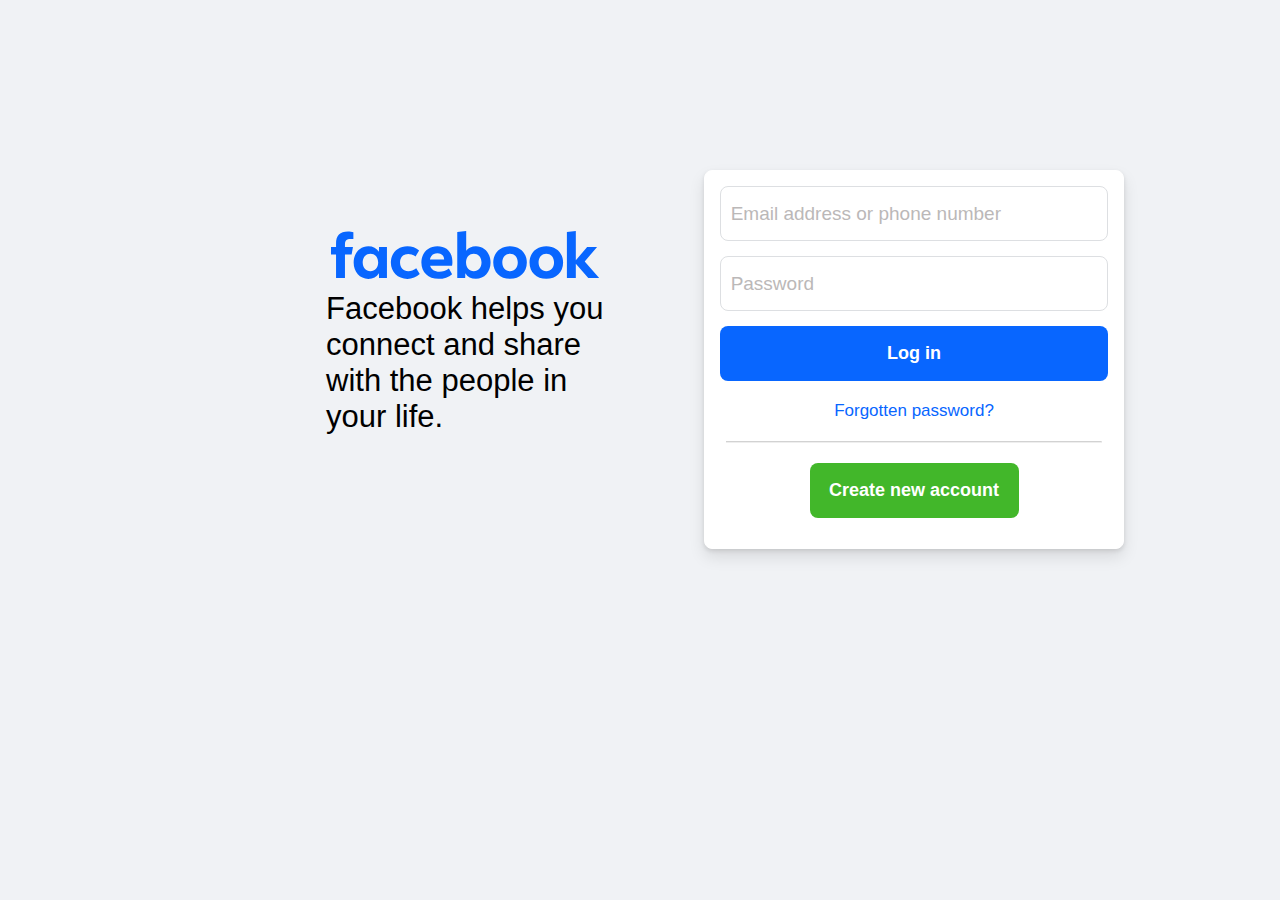
<file: index.html>
<!DOCTYPE html>
<html lang="en">
<head>
    <meta charset="UTF-8">
    <meta name="viewport" content="width=device-width, initial-scale=1.0">
    <title>Document</title>
    <link rel="stylesheet" href="home.css">
</head>
<body>

    <div class="main">


        <div class="sub1">

            <img class="img1" src="logo.svg" alt="">
            <p class="ab">Facebook helps you connect and share with the people in your life.</p>

        </div>

        <div class="sub2">

            <div class="form-div">
                <form action="">
                    <input type="text" placeholder="Email address or phone number">
                    <input type="password" placeholder="Password">
                    <input  type="submit" value="Log in">
                </form>
                <a href="" class="x">Forgotten password?</a>

                <hr>

                <button class="btn">Create new account</button>

            </div>

        </div>
        
    </div>
    
</body>
</html>
</file>
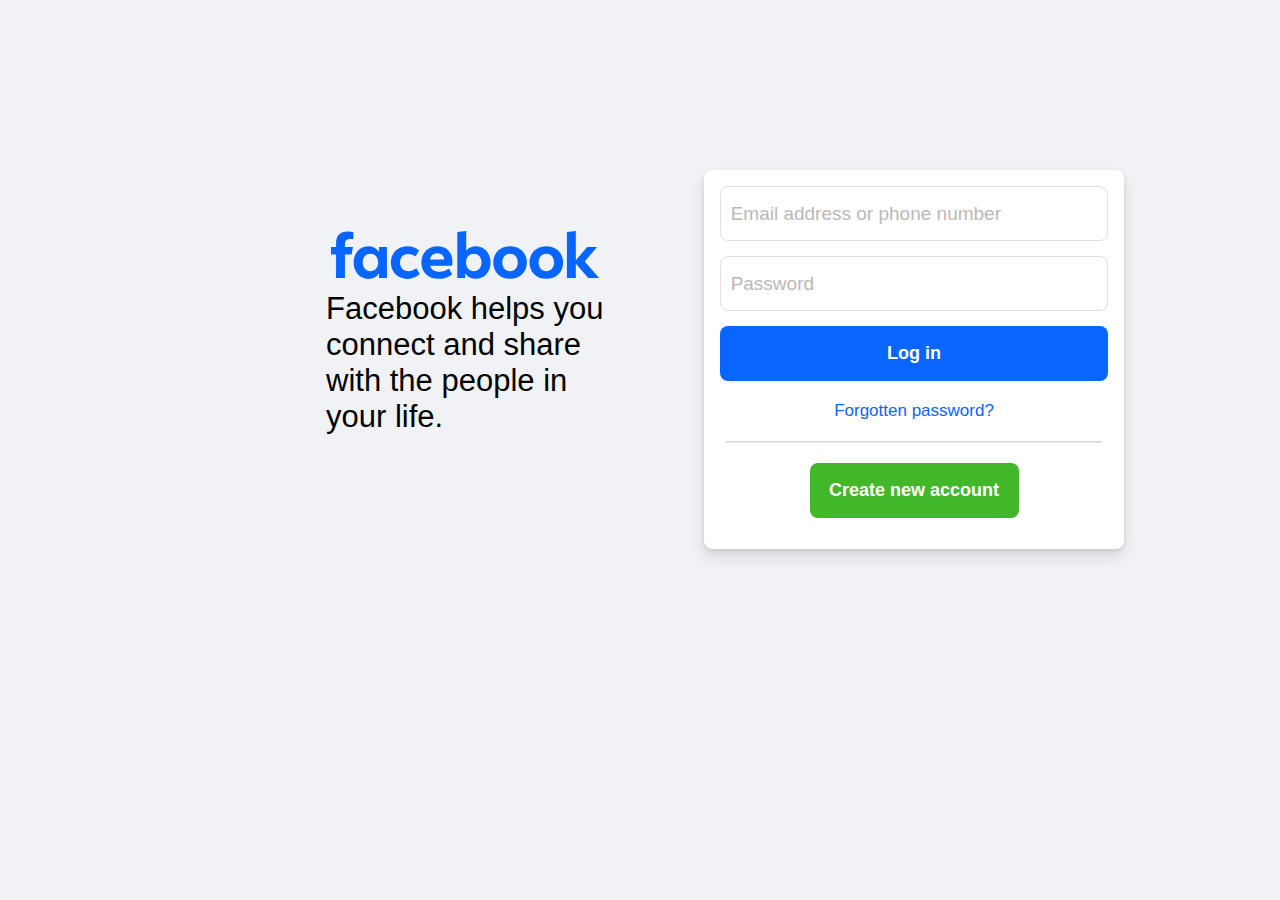
<file: home.html>
<!DOCTYPE html>
<html lang="en">
<head>
    <meta charset="UTF-8">
    <meta name="viewport" content="width=device-width, initial-scale=1.0">
    <title>Document</title>
    <link rel="stylesheet" href="home.css">
</head>
<body>

    <div class="main">


        <div class="sub1">

            <img class="img1" src="logo.svg" alt="">
            <p class="ab">Facebook helps you connect and share with the people in your life.</p>

        </div>

        <div class="sub2">

            <div class="form-div">
                <form action="">
                    <input type="text" placeholder="Email address or phone number">
                    <input type="password" placeholder="Password">
                    <input  type="submit" value="Log in">
                </form>
                <a href="" class="x">Forgotten password?</a>

                <hr>

                <button class="btn">Create new account</button>

            </div>

        </div>
        
    </div>
    
</body>
</html>
</file>
<file: home.css>
*{
    margin: 0;
    padding: 0;
    box-sizing: border-box;
    font-family: SFProDisplay-Regular, Helvetica, Arial, sans-serif;

}
body{
    background-color: #f0f2f5;
}
.sub1{
    width: 55%;
    height: 100vh;
   
    padding-left: 300px;
 
    
}
.sub2{
    width: 45%;
    height: 100vh;
  
 
}
.main{
    display: flex;
    flex-wrap: wrap;
}

.img1{
    width: 330px;
    margin-top: 200px;
 
}

.ab{
 
    font-size: 31px;
    margin-left: 26px;
    line-height: 36px;
    margin-top: -22px;
    margin-right: 100px;
}

.form-div{
    width:420px;
 
    background-color: white;
    /* padding-top: 1px; */
    border: 1px solid white;
    /* padding-bottom: 30px; */
    border-radius: 8px;
    box-shadow: 0 2px 4px rgba(0, 0, 0, .1), 0 8px 16px rgba(0, 0, 0, .1);
    margin-top: 170px;
     


}
input{
    display: block;
    width: 93%;
    height: 55px;
    margin: auto;
    margin-top: 15px;
     

}
input[type="submit"]{

    background-color: #0866ff;
    color: white;
    font-size: 18px;
    border: none;
    font-weight: bold;
    border-radius: 8px;
}

input[type="text"], input[type="password"]{

    border-radius: 8px;
    border: 1px solid #dddfe2;
    font-size: 19px;
    padding-left: 10px;
   

}::placeholder{
    color: rgb(187, 184, 184);
}


.x{
    text-decoration: none;
    display: block;
    text-align: center;
    color: #0866ff;
    font-size: 17px;
    /* font-weight: no; */
    margin-top: 20px;

}

hr{
    width: 90%;
    margin: auto;
    margin-top: 20px;
    
    border-top: 1px solid rgb(210, 210, 210);
    border-left: none;
}
.btn{
    width: 50%;
    height: 55px;
    border: none;
    border-radius: 8px;
    background-color: #42b72a;
    color: white;
    font-size: 18px;
    font-weight: bold;
    display: block;
    margin: auto;
    margin-top: 20px;
    margin-bottom: 30px;
}

/* h1,p,h3,.xyz,#ab{
    font-size: 30px;
    color: red;
}
  */


/* .form-div p{
    color: red;
} */
@media only screen and (max-width: 1000px) {
    .sub1{
        
        padding-left: 70px;
        
          
      }

}


@media only screen and (max-width: 800px) {
    .sub1{
        
        padding-left: 40px;
        
          
      }

}


@media only screen and (max-width: 600px) {
     


    .sub1{
      width: 100%;
      height: auto;
      padding-left: 0px;
      text-align: center;
        
    }
    .sub2{
       width: 100%;  
       height: auto;

     
    }

    .img1{
        width: 330px;
        margin-top: 40px;
     
    }

    .ab{
 
        
        margin-left: 50px;
      
        
        margin-right: 50px;
       
    }

    .form-div{
      margin: auto;
        margin-top: 30px;
         
    
    
    }

  }
</file>
